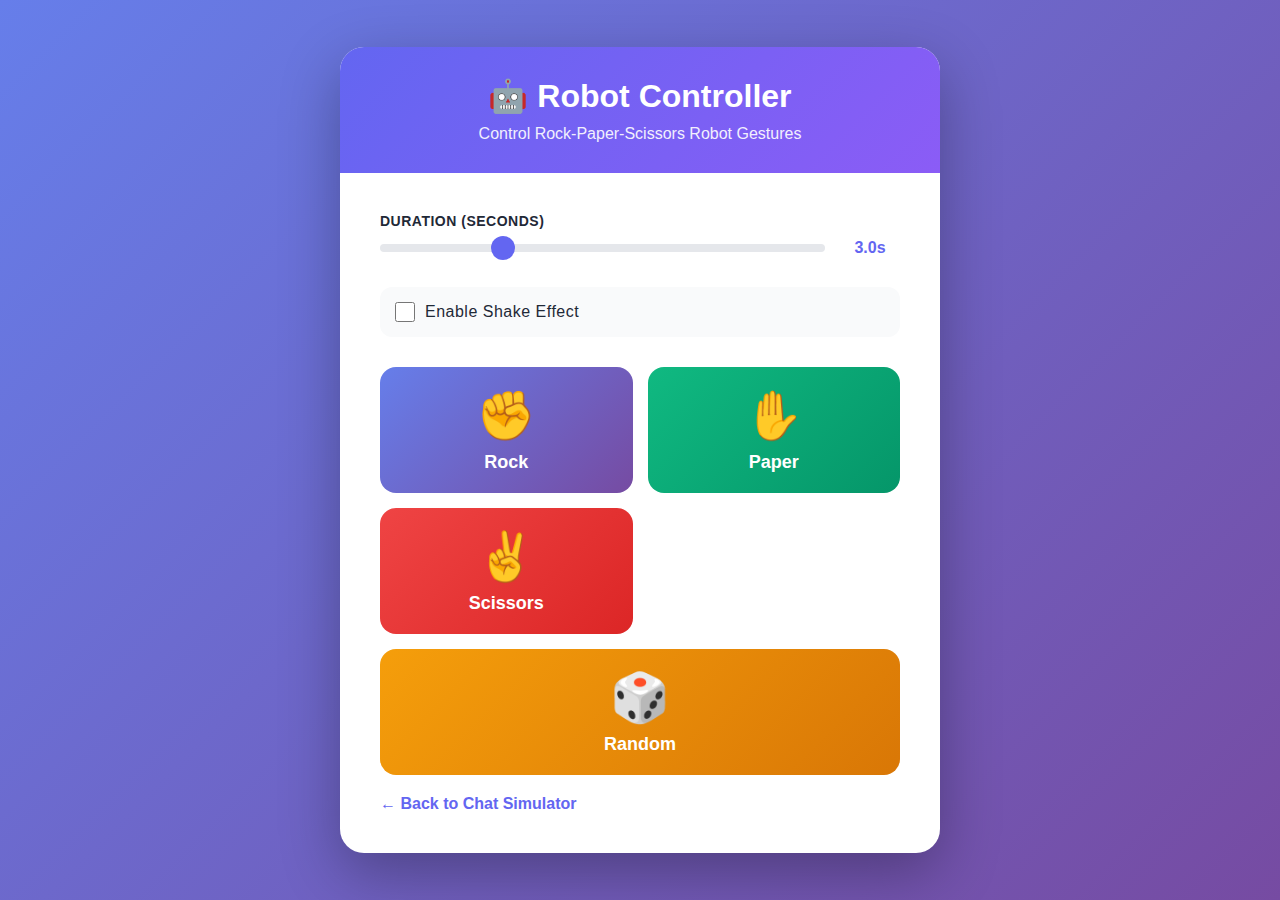
<file: chat_simulator/static/robot.html>
<!DOCTYPE html>
<html lang="en">
<head>
    <meta charset="UTF-8">
    <meta name="viewport" content="width=device-width, initial-scale=1.0">
    <title>🤖 Robot Controller - Rock Paper Scissors</title>
    <style>
        * {
            margin: 0;
            padding: 0;
            box-sizing: border-box;
        }

        :root {
            --primary: #6366f1;
            --secondary: #8b5cf6;
            --success: #10b981;
            --warning: #f59e0b;
            --danger: #ef4444;
            --info: #3b82f6;
            --dark: #1f2937;
            --light: #f9fafb;
            --border: #e5e7eb;
        }

        body {
            font-family: 'Segoe UI', Tahoma, Geneva, Verdana, sans-serif;
            background: linear-gradient(135deg, #667eea 0%, #764ba2 100%);
            min-height: 100vh;
            display: flex;
            align-items: center;
            justify-content: center;
            padding: 20px;
        }

        .container {
            max-width: 600px;
            width: 100%;
            background: white;
            border-radius: 24px;
            box-shadow: 0 20px 60px rgba(0, 0, 0, 0.3);
            overflow: hidden;
        }

        .header {
            background: linear-gradient(135deg, var(--primary) 0%, var(--secondary) 100%);
            color: white;
            padding: 30px;
            text-align: center;
        }

        .header h1 {
            font-size: 32px;
            margin-bottom: 10px;
        }

        .header p {
            font-size: 16px;
            opacity: 0.9;
        }

        .content {
            padding: 40px;
        }

        .control-group {
            margin-bottom: 30px;
        }

        .control-group label {
            display: block;
            font-weight: 600;
            color: var(--dark);
            margin-bottom: 10px;
            font-size: 14px;
            text-transform: uppercase;
            letter-spacing: 0.5px;
        }

        .slider-container {
            display: flex;
            align-items: center;
            gap: 15px;
        }

        .slider {
            flex: 1;
            height: 8px;
            border-radius: 4px;
            background: var(--border);
            outline: none;
            -webkit-appearance: none;
        }

        .slider::-webkit-slider-thumb {
            -webkit-appearance: none;
            appearance: none;
            width: 24px;
            height: 24px;
            border-radius: 50%;
            background: var(--primary);
            cursor: pointer;
            transition: all 0.2s;
        }

        .slider::-webkit-slider-thumb:hover {
            background: var(--secondary);
            transform: scale(1.1);
        }

        .slider::-moz-range-thumb {
            width: 24px;
            height: 24px;
            border-radius: 50%;
            background: var(--primary);
            cursor: pointer;
            border: none;
        }

        .slider-value {
            min-width: 60px;
            text-align: center;
            font-weight: 600;
            color: var(--primary);
            font-size: 16px;
        }

        .checkbox-container {
            display: flex;
            align-items: center;
            gap: 10px;
            padding: 15px;
            background: var(--light);
            border-radius: 12px;
        }

        .checkbox-container input[type="checkbox"] {
            width: 20px;
            height: 20px;
            cursor: pointer;
        }

        .checkbox-container label {
            margin: 0;
            text-transform: none;
            cursor: pointer;
            font-weight: normal;
            font-size: 16px;
        }

        .buttons-grid {
            display: grid;
            grid-template-columns: repeat(2, 1fr);
            gap: 15px;
            margin-top: 30px;
        }

        .control-btn {
            padding: 20px;
            border: none;
            border-radius: 16px;
            font-size: 18px;
            font-weight: 600;
            cursor: pointer;
            transition: all 0.3s;
            display: flex;
            flex-direction: column;
            align-items: center;
            gap: 8px;
            position: relative;
            overflow: hidden;
        }

        .control-btn:before {
            content: '';
            position: absolute;
            top: 50%;
            left: 50%;
            width: 0;
            height: 0;
            border-radius: 50%;
            background: rgba(255, 255, 255, 0.3);
            transform: translate(-50%, -50%);
            transition: width 0.6s, height 0.6s;
        }

        .control-btn:active:before {
            width: 300px;
            height: 300px;
        }

        .control-btn .icon {
            font-size: 48px;
        }

        .control-btn.rock {
            background: linear-gradient(135deg, #667eea 0%, #764ba2 100%);
            color: white;
        }

        .control-btn.rock:hover {
            transform: translateY(-4px);
            box-shadow: 0 10px 30px rgba(102, 126, 234, 0.4);
        }

        .control-btn.paper {
            background: linear-gradient(135deg, #10b981 0%, #059669 100%);
            color: white;
        }

        .control-btn.paper:hover {
            transform: translateY(-4px);
            box-shadow: 0 10px 30px rgba(16, 185, 129, 0.4);
        }

        .control-btn.scissors {
            background: linear-gradient(135deg, #ef4444 0%, #dc2626 100%);
            color: white;
        }

        .control-btn.scissors:hover {
            transform: translateY(-4px);
            box-shadow: 0 10px 30px rgba(239, 68, 68, 0.4);
        }

        .control-btn.random {
            background: linear-gradient(135deg, #f59e0b 0%, #d97706 100%);
            color: white;
            grid-column: 1 / -1;
        }

        .control-btn.random:hover {
            transform: translateY(-4px);
            box-shadow: 0 10px 30px rgba(245, 158, 11, 0.4);
        }

        .control-btn:disabled {
            opacity: 0.6;
            cursor: not-allowed;
            transform: none !important;
        }

        .status {
            margin-top: 20px;
            padding: 15px;
            border-radius: 12px;
            text-align: center;
            font-weight: 500;
            display: none;
        }

        .status.success {
            background: #d1fae5;
            color: #065f46;
            display: block;
        }

        .status.error {
            background: #fee2e2;
            color: #991b1b;
            display: block;
        }

        .status.loading {
            background: #dbeafe;
            color: #1e40af;
            display: block;
        }

        .back-link {
            display: inline-block;
            margin-top: 20px;
            color: var(--primary);
            text-decoration: none;
            font-weight: 600;
            transition: all 0.2s;
        }

        .back-link:hover {
            color: var(--secondary);
            transform: translateX(-5px);
        }
    </style>
</head>
<body>
    <div class="container">
        <div class="header">
            <h1>🤖 Robot Controller</h1>
            <p>Control Rock-Paper-Scissors Robot Gestures</p>
        </div>

        <div class="content">
            <!-- Duration Control -->
            <div class="control-group">
                <label>Duration (seconds)</label>
                <div class="slider-container">
                    <input 
                        type="range" 
                        class="slider" 
                        id="duration" 
                        min="0.5" 
                        max="10" 
                        step="0.5" 
                        value="3.0"
                    >
                    <span class="slider-value" id="durationValue">3.0s</span>
                </div>
            </div>

            <!-- Shake Toggle -->
            <div class="control-group">
                <div class="checkbox-container">
                    <input type="checkbox" id="withShake">
                    <label for="withShake">Enable Shake Effect</label>
                </div>
            </div>

            <!-- Action Buttons -->
            <div class="buttons-grid">
                <button class="control-btn rock" onclick="sendCommand('rock')">
                    <span class="icon">✊</span>
                    <span>Rock</span>
                </button>

                <button class="control-btn paper" onclick="sendCommand('paper')">
                    <span class="icon">✋</span>
                    <span>Paper</span>
                </button>

                <button class="control-btn scissors" onclick="sendCommand('scissors')">
                    <span class="icon">✌️</span>
                    <span>Scissors</span>
                </button>

                <button class="control-btn random" onclick="sendCommand('random')">
                    <span class="icon">🎲</span>
                    <span>Random</span>
                </button>
            </div>

            <!-- Status Display -->
            <div id="status" class="status"></div>

            <a href="/" class="back-link">← Back to Chat Simulator</a>
        </div>
    </div>

    <script>
        const ROBOT_API_BASE = 'http://localhost:8001';

        // Update duration display
        document.getElementById('duration').addEventListener('input', (e) => {
            document.getElementById('durationValue').textContent = e.target.value + 's';
        });

        async function sendCommand(action) {
            const duration = parseFloat(document.getElementById('duration').value);
            const withShake = document.getElementById('withShake').checked;
            const statusEl = document.getElementById('status');

            // Disable all buttons
            document.querySelectorAll('.control-btn').forEach(btn => btn.disabled = true);

            // Show loading status
            statusEl.className = 'status loading';
            statusEl.textContent = `Executing ${action}...`;

            try {
                const response = await fetch(`${ROBOT_API_BASE}/${action}`, {
                    method: 'POST',
                    headers: {
                        'Content-Type': 'application/json'
                    },
                    body: JSON.stringify({
                        duration: duration,
                        with_shake: withShake
                    })
                });

                if (response.ok) {
                    const result = await response.json();
                    statusEl.className = 'status success';
                    statusEl.textContent = `✅ ${action.toUpperCase()} executed successfully!`;
                } else {
                    throw new Error(`Server returned ${response.status}`);
                }
            } catch (error) {
                statusEl.className = 'status error';
                statusEl.textContent = `❌ Error: ${error.message}. Make sure robot server is running on port 8001.`;
            } finally {
                // Re-enable buttons
                document.querySelectorAll('.control-btn').forEach(btn => btn.disabled = false);

                // Clear status after 3 seconds
                setTimeout(() => {
                    statusEl.className = 'status';
                    statusEl.style.display = 'none';
                }, 3000);
            }
        }
    </script>
</body>
</html>
</file>
